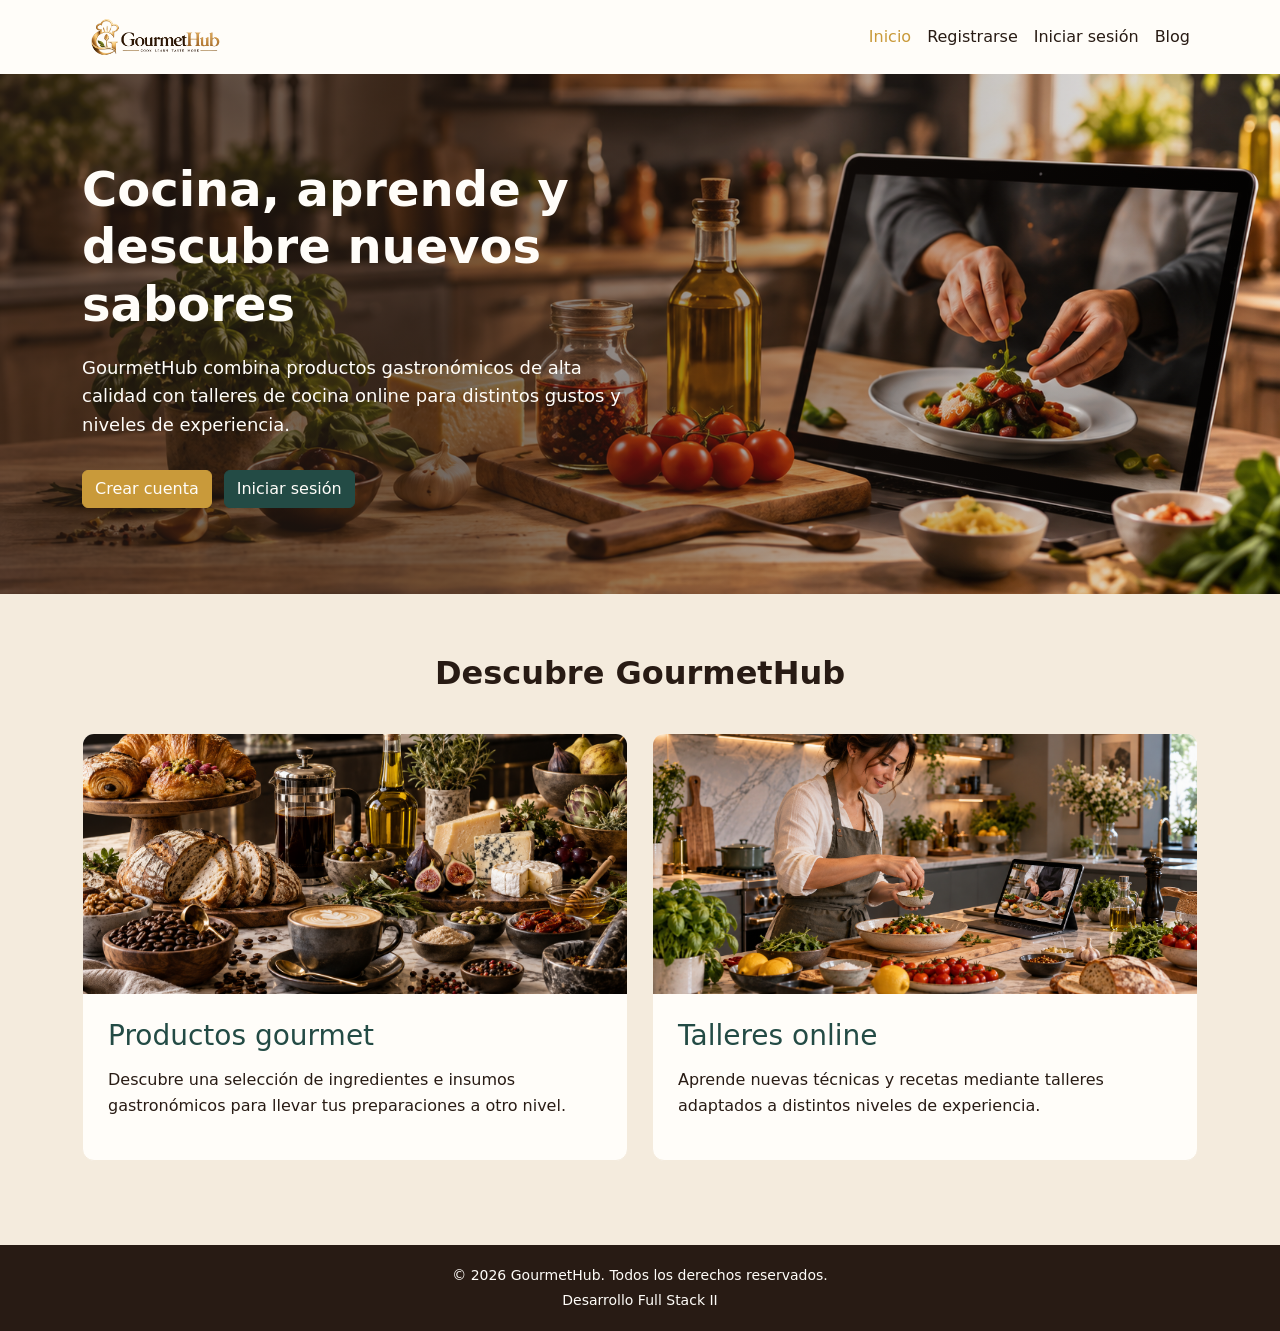
<file: index.html>
<!doctype html>
<html lang="es">
  <head>
    <meta charset="UTF-8" />
    <meta name="viewport" content="width=device-width, initial-scale=1.0" />

    <title>GourmetHub | Inicio</title>

    <link rel="icon" type="image/png" href="assets/img/logo_emblema.png" />

    <link
      href="https://cdn.jsdelivr.net/npm/bootstrap@5.3.8/dist/css/bootstrap.min.css"
      rel="stylesheet"
    />

    <link rel="stylesheet" href="css/style.css" />
  </head>

  <body>
    <header>
      <nav class="navbar navbar-expand-lg navbar-light navbar-gourmet">
        <div class="container">
          <!-- Logo -->
          <a class="navbar-brand" href="index.html">
            <img
              src="assets/img/logo_letras.png"
              alt="Logo GourmetHub"
              class="logo-gourmet"
            />
          </a>

          <!-- Botón para celular -->
          <button
            class="navbar-toggler"
            type="button"
            data-bs-toggle="collapse"
            data-bs-target="#menuPrincipal"
            aria-controls="menuPrincipal"
            aria-expanded="false"
            aria-label="Abrir menú"
          >
            <span class="navbar-toggler-icon"></span>
          </button>

          <!-- Navegación -->
          <div class="collapse navbar-collapse" id="menuPrincipal">
            <ul class="navbar-nav ms-auto">
              <li class="nav-item">
                <a class="nav-link active" href="index.html">Inicio</a>
              </li>

              <li class="nav-item">
                <a class="nav-link" href="registro.html">Registrarse</a>
              </li>

              <li class="nav-item">
                <a class="nav-link" href="login.html">Iniciar sesión</a>
              </li>
              <li class="nav-item">
                <a class="nav-link" href="#">Blog</a>
              </li>
            </ul>
          </div>
        </div>
      </nav>
    </header>

    <main>
      <!-- Sección principal -->
      <section class="seccion-principal">
        <div class="container">
          <div class="row">
            <div class="col-lg-6">
              <div class="contenido-principal">
                <h1>Cocina, aprende y descubre nuevos sabores</h1>

                <p>
                  GourmetHub combina productos gastronómicos de alta calidad con
                  talleres de cocina online para distintos gustos y niveles de
                  experiencia.
                </p>

                <div class="botones-principales">
                  <a href="registro.html" class="btn btn-gourmet">
                    Crear cuenta
                  </a>

                  <a href="login.html" class="btn btn-outline-light">
                    Iniciar sesión
                  </a>
                </div>
              </div>
            </div>
          </div>
        </div>
      </section>

      <!-- Información GourmetHub -->
      <section class="seccion-gourmet">
        <div class="container">
          <h2 class="text-center">Descubre GourmetHub</h2>

          <div class="row align-items-stretch">
            <article class="col-md-6 mb-4">
              <div class="tarjeta-gourmet h-100">
                <!-- Imagen: productos_gourmet.png -->
                <img
                  src="assets/img/productos_gourmet.png"
                  alt="Productos gourmet"
                  class="imagen-tarjeta"
                />

                <div class="contenido-tarjeta">
                  <h3>Productos gourmet</h3>

                  <p>
                    Descubre una selección de ingredientes e insumos
                    gastronómicos para llevar tus preparaciones a otro nivel.
                  </p>
                </div>
              </div>
            </article>

            <article class="col-md-6 mb-4">
              <div class="tarjeta-gourmet h-100">
                <!-- Imagen: cursos_talleres.png -->
                <img
                  src="assets/img/cursos_talleres.png"
                  alt="Talleres de cocina online"
                  class="imagen-tarjeta"
                />

                <div class="contenido-tarjeta">
                  <h3>Talleres online</h3>

                  <p>
                    Aprende nuevas técnicas y recetas mediante talleres
                    adaptados a distintos niveles de experiencia.
                  </p>
                </div>
              </div>
            </article>
          </div>
        </div>
      </section>
    </main>

    <footer class="footer-gourmet">
      <div class="container text-center">
        <p class="mb-1">© 2026 GourmetHub. Todos los derechos reservados.</p>
        <p class="mb-0">Desarrollo Full Stack II</p>
      </div>
    </footer>

    <script src="https://cdn.jsdelivr.net/npm/bootstrap@5.3.8/dist/js/bootstrap.bundle.min.js"></script>
  </body>
</html>
</file>
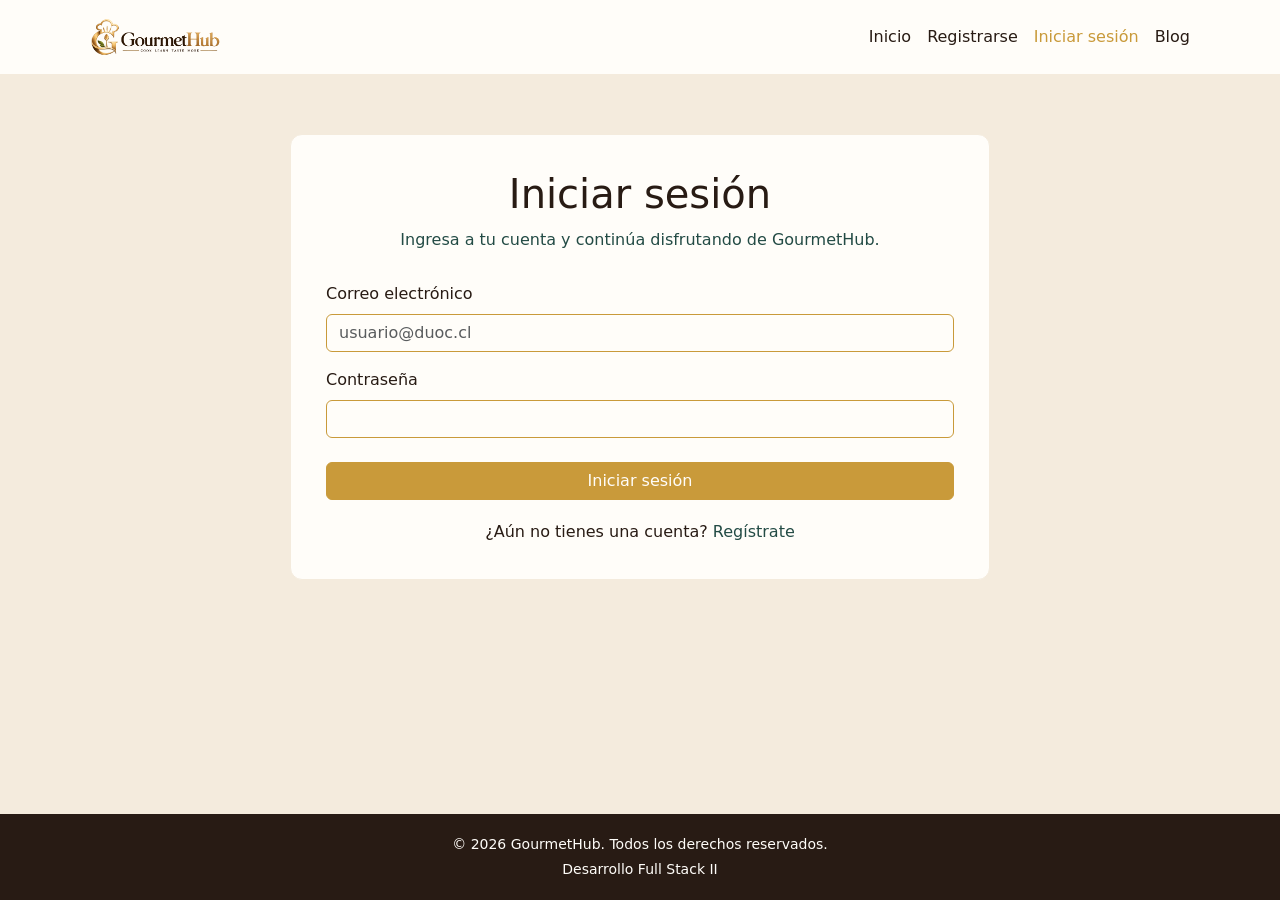
<file: login.html>
<!doctype html>
<html lang="es">
  <head>
    <meta charset="UTF-8" />
    <meta name="viewport" content="width=device-width, initial-scale=1.0" />

    <title>GourmetHub | Iniciar sesión</title>

    <link rel="icon" type="image/png" href="assets/img/logo_emblema.png" />

    <link
      href="https://cdn.jsdelivr.net/npm/bootstrap@5.3.8/dist/css/bootstrap.min.css"
      rel="stylesheet"
    />

    <link rel="stylesheet" href="css/style.css" />
    <script src="js/login.js" defer></script>
  </head>

  <body>
    <header>
      <nav class="navbar navbar-expand-lg navbar-light navbar-gourmet">
        <div class="container">
          <!-- Logo -->
          <a class="navbar-brand" href="index.html">
            <img
              src="assets/img/logo_letras.png"
              alt="Logo GourmetHub"
              class="logo-gourmet"
            />
          </a>

          <!-- Botón para celular -->
          <button
            class="navbar-toggler"
            type="button"
            data-bs-toggle="collapse"
            data-bs-target="#menuPrincipal"
            aria-controls="menuPrincipal"
            aria-expanded="false"
            aria-label="Abrir menú"
          >
            <span class="navbar-toggler-icon"></span>
          </button>

          <!-- Navegación -->
          <div class="collapse navbar-collapse" id="menuPrincipal">
            <ul class="navbar-nav ms-auto">
              <li class="nav-item">
                <a class="nav-link" href="index.html">Inicio</a>
              </li>

              <li class="nav-item">
                <a class="nav-link" href="registro.html">Registrarse</a>
              </li>

              <li class="nav-item">
                <a class="nav-link active" href="login.html">
                  Iniciar sesión
                </a>
              </li>
              <li class="nav-item">
                <a class="nav-link" href="#">Blog</a>
              </li>
            </ul>
          </div>
        </div>
      </nav>
    </header>

    <main class="formulario-principal">
      <section class="seccion-formulario">
        <div class="container">
          <div class="contenedor-formulario">
            <h1>Iniciar sesión</h1>

            <p class="texto-formulario">
              Ingresa a tu cuenta y continúa disfrutando de GourmetHub.
            </p>

            <form id="formularioLogin">
              <!-- Correo electrónico -->
              <div class="mb-3">
                <label for="correoLogin" class="form-label">
                  Correo electrónico
                </label>
                <input
                  type="email"
                  class="form-control"
                  id="correoLogin"
                  name="correoLogin"
                  maxlength="60"
                  autocomplete="email"
                  placeholder="usuario@duoc.cl"
                />
                <p class="mensaje-error" id="errorCorreoLogin"></p>
              </div>

              <!-- Contraseña -->
              <div class="mb-4">
                <label for="contrasenaLogin" class="form-label">
                  Contraseña
                </label>
                <input
                  type="password"
                  class="form-control"
                  id="contrasenaLogin"
                  name="contrasenaLogin"
                  autocomplete="current-password"
                />
                <p class="mensaje-error" id="errorContrasenaLogin"></p>
              </div>

              <!-- Botón -->
              <button type="submit" class="btn btn-gourmet w-100">
                Iniciar sesión
              </button>
            </form>

            <p class="enlace-formulario">
              ¿Aún no tienes una cuenta?
              <a href="registro.html">Regístrate</a>
            </p>
          </div>
        </div>
      </section>
    </main>

    <footer class="footer-gourmet">
      <div class="container text-center">
        <p class="mb-1">© 2026 GourmetHub. Todos los derechos reservados.</p>
        <p class="mb-0">Desarrollo Full Stack II</p>
      </div>
    </footer>

    <script src="https://cdn.jsdelivr.net/npm/bootstrap@5.3.8/dist/js/bootstrap.bundle.min.js"></script>
  </body>
</html>
</file>
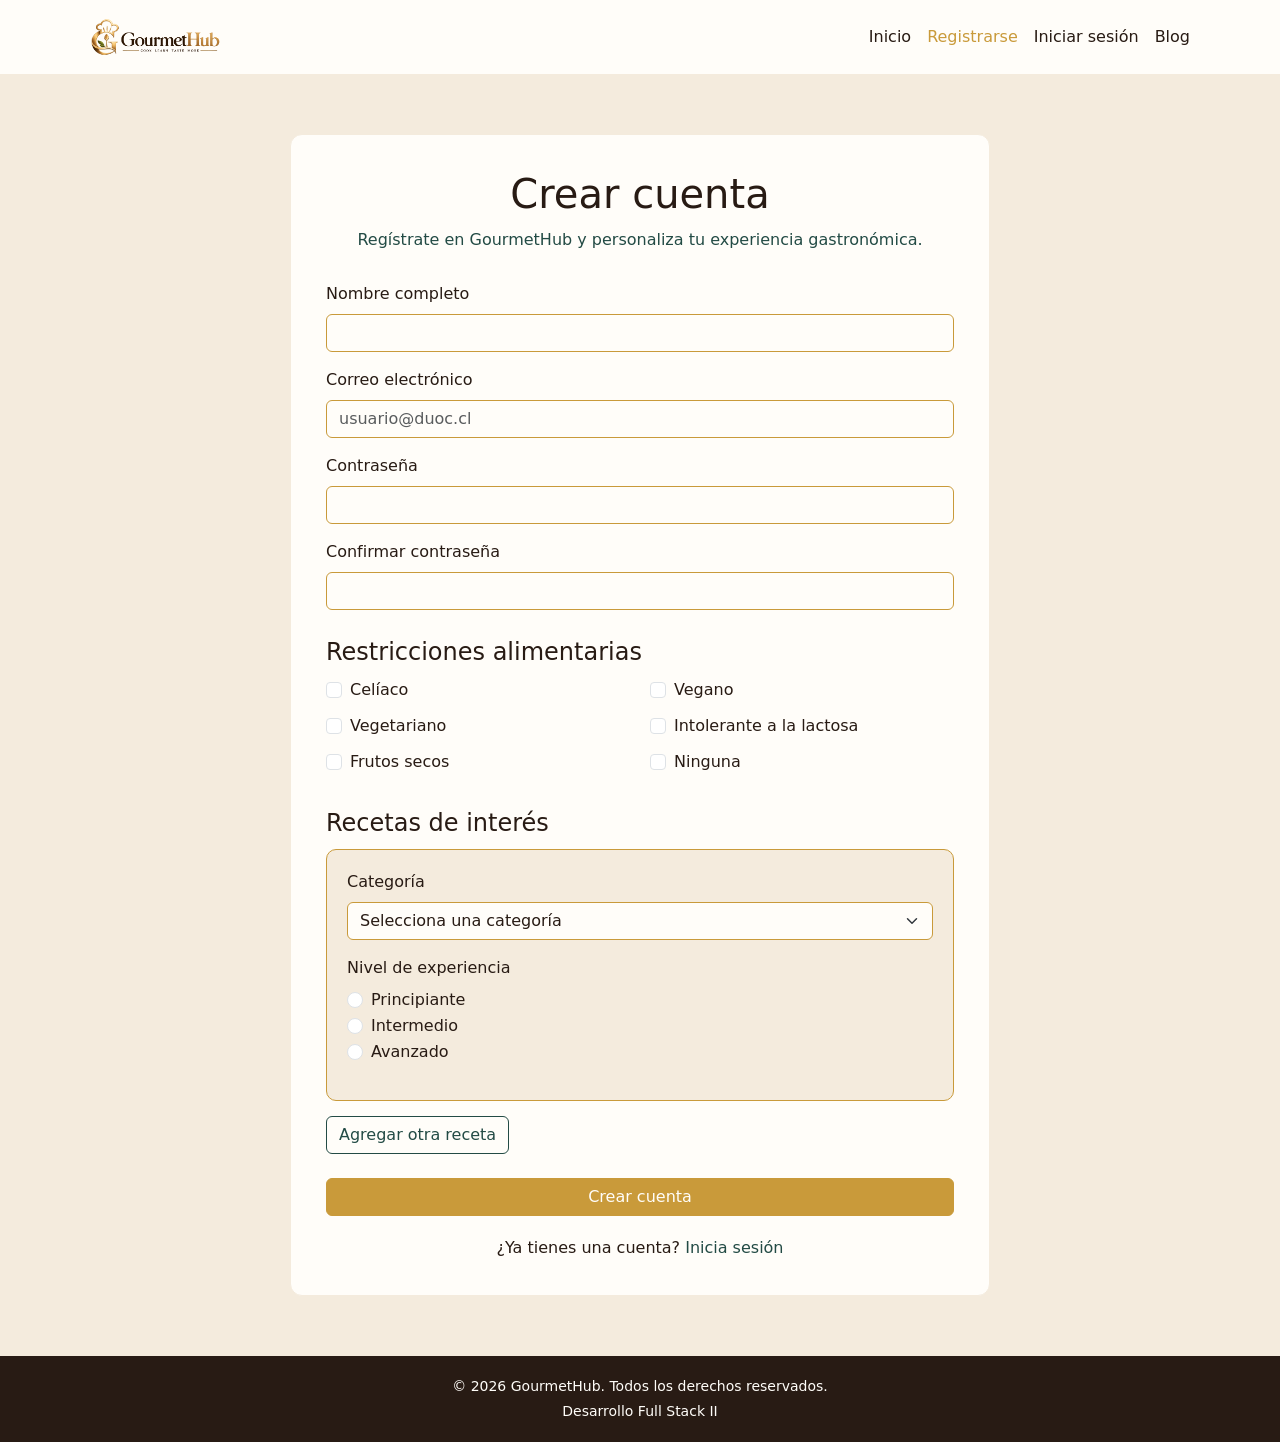
<file: registro.html>
<!doctype html>
<html lang="es">
  <head>
    <meta charset="UTF-8" />
    <meta name="viewport" content="width=device-width, initial-scale=1.0" />

    <title>GourmetHub | Registro</title>

    <link rel="icon" type="image/png" href="assets/img/logo_emblema.png" />

    <link
      href="https://cdn.jsdelivr.net/npm/bootstrap@5.3.8/dist/css/bootstrap.min.css"
      rel="stylesheet"
    />

    <link rel="stylesheet" href="css/style.css" />
    <script src="js/registro.js" defer></script>
  </head>

  <body>
    <header>
      <nav class="navbar navbar-expand-lg navbar-light navbar-gourmet">
        <div class="container">
          <!-- Logo -->
          <a class="navbar-brand" href="index.html">
            <img
              src="assets/img/logo_letras.png"
              alt="Logo GourmetHub"
              class="logo-gourmet"
            />
          </a>

          <!-- Hamburguesa -->
          <button
            class="navbar-toggler"
            type="button"
            data-bs-toggle="collapse"
            data-bs-target="#menuPrincipal"
            aria-controls="menuPrincipal"
            aria-expanded="false"
            aria-label="Abrir menú"
          >
            <span class="navbar-toggler-icon"></span>
          </button>

          <!-- Navegación -->
          <div class="collapse navbar-collapse" id="menuPrincipal">
            <ul class="navbar-nav ms-auto">
              <li class="nav-item">
                <a class="nav-link" href="index.html">Inicio</a>
              </li>

              <li class="nav-item">
                <a class="nav-link active" href="registro.html">Registrarse</a>
              </li>

              <li class="nav-item">
                <a class="nav-link" href="login.html">Iniciar sesión</a>
              </li>
              <li class="nav-item">
                <a class="nav-link" href="#">Blog</a>
              </li>
            </ul>
          </div>
        </div>
      </nav>
    </header>

    <main class="formulario-principal">
      <section class="seccion-formulario">
        <div class="container">
          <div class="contenedor-formulario">
            <h1>Crear cuenta</h1>

            <p class="texto-formulario">
              Regístrate en GourmetHub y personaliza tu experiencia
              gastronómica.
            </p>

            <form id="formularioRegistro">
              <!-- Nombre completo -->
              <div class="mb-3">
                <label for="nombre" class="form-label">Nombre completo</label>
                <input
                  type="text"
                  class="form-control"
                  id="nombre"
                  name="nombre"
                  maxlength="70"
                  autocomplete="name"
                />
                <p class="mensaje-error" id="errorNombre"></p>
              </div>

              <!-- Correo -->
              <div class="mb-3">
                <label for="correo" class="form-label">
                  Correo electrónico
                </label>
                <input
                  type="email"
                  class="form-control"
                  id="correo"
                  name="correo"
                  maxlength="60"
                  autocomplete="email"
                  placeholder="usuario@duoc.cl"
                />
                <p class="mensaje-error" id="errorCorreo"></p>
              </div>

              <!-- Contraseña -->
              <div class="mb-3">
                <label for="contrasena" class="form-label">Contraseña</label>
                <input
                  type="password"
                  class="form-control"
                  id="contrasena"
                  name="contrasena"
                  autocomplete="new-password"
                />
                <p class="mensaje-error" id="errorContrasena"></p>
              </div>

              <!-- Confirmar contraseña -->
              <div class="mb-4">
                <label for="confirmarContrasena" class="form-label">
                  Confirmar contraseña
                </label>
                <input
                  type="password"
                  class="form-control"
                  id="confirmarContrasena"
                  name="confirmarContrasena"
                  autocomplete="new-password"
                />
                <p class="mensaje-error" id="errorConfirmarContrasena"></p>
              </div>

              <!-- Restricciones alimentarias -->
              <fieldset class="mb-4">
                <legend class="form-label">Restricciones alimentarias</legend>

                <div class="restricciones-registro">
                  <div class="form-check">
                    <input
                      class="form-check-input restriccion"
                      type="checkbox"
                      value="Celiaco"
                      id="celiaco"
                    />
                    <label class="form-check-label" for="celiaco">
                      Celíaco
                    </label>
                  </div>

                  <div class="form-check">
                    <input
                      class="form-check-input restriccion"
                      type="checkbox"
                      value="Vegano"
                      id="vegano"
                    />
                    <label class="form-check-label" for="vegano">
                      Vegano
                    </label>
                  </div>

                  <div class="form-check">
                    <input
                      class="form-check-input restriccion"
                      type="checkbox"
                      value="Vegetariano"
                      id="vegetariano"
                    />
                    <label class="form-check-label" for="vegetariano">
                      Vegetariano
                    </label>
                  </div>

                  <div class="form-check">
                    <input
                      class="form-check-input restriccion"
                      type="checkbox"
                      value="Intolerante a la Lactosa"
                      id="lactosa"
                    />
                    <label class="form-check-label" for="lactosa">
                      Intolerante a la lactosa
                    </label>
                  </div>

                  <div class="form-check">
                    <input
                      class="form-check-input restriccion"
                      type="checkbox"
                      value="Frutos Secos"
                      id="frutosSecos"
                    />
                    <label class="form-check-label" for="frutosSecos">
                      Frutos secos
                    </label>
                  </div>

                  <div class="form-check">
                    <input
                      class="form-check-input restriccion"
                      type="checkbox"
                      value="Ninguna"
                      id="ninguna"
                    />
                    <label class="form-check-label" for="ninguna">
                      Ninguna
                    </label>
                  </div>
                </div>

                <p class="mensaje-error" id="errorRestricciones"></p>
              </fieldset>

              <!-- Recetas de interés -->
              <fieldset class="mb-4">
                <legend class="form-label">Recetas de interés</legend>

                <div id="contenedorRecetas">
                  <!-- Primera receta -->
                  <div class="receta-interes">
                    <div class="mb-3">
                      <label for="categoria1" class="form-label">
                        Categoría
                      </label>
                      <select
                        class="form-select categoria-receta"
                        id="categoria1"
                        name="categoria1"
                      >
                        <option value="">Selecciona una categoría</option>
                        <option value="Pasteleria">Pastelería</option>
                        <option value="Cocina Italiana">Cocina Italiana</option>
                        <option value="Reposteria">Repostería</option>
                        <option value="Cocina Oriental">Cocina Oriental</option>
                        <option value="Barismo">Barismo</option>
                      </select>
                    </div>

                    <div class="mb-3">
                      <p class="form-label">Nivel de experiencia</p>

                      <div class="form-check">
                        <input
                          class="form-check-input nivel-receta"
                          type="radio"
                          name="nivel1"
                          value="Principiante"
                          id="principiante1"
                        />
                        <label class="form-check-label" for="principiante1">
                          Principiante
                        </label>
                      </div>

                      <div class="form-check">
                        <input
                          class="form-check-input nivel-receta"
                          type="radio"
                          name="nivel1"
                          value="Intermedio"
                          id="intermedio1"
                        />
                        <label class="form-check-label" for="intermedio1">
                          Intermedio
                        </label>
                      </div>

                      <div class="form-check">
                        <input
                          class="form-check-input nivel-receta"
                          type="radio"
                          name="nivel1"
                          value="Avanzado"
                          id="avanzado1"
                        />
                        <label class="form-check-label" for="avanzado1">
                          Avanzado
                        </label>
                      </div>
                    </div>
                  </div>
                </div>

                <p class="mensaje-error" id="errorRecetas"></p>

                <button
                  type="button"
                  class="btn btn-outline-gourmet"
                  id="agregarReceta"
                >
                  Agregar otra receta
                </button>
              </fieldset>

              <!-- Botón -->
              <button type="submit" class="btn btn-gourmet w-100">
                Crear cuenta
              </button>
            </form>

            <p class="enlace-formulario">
              ¿Ya tienes una cuenta?
              <a href="login.html">Inicia sesión</a>
            </p>
          </div>
        </div>
      </section>
    </main>

    <footer class="footer-gourmet">
      <div class="container text-center">
        <p class="mb-1">© 2026 GourmetHub. Todos los derechos reservados.</p>
        <p class="mb-0">Desarrollo Full Stack II</p>
      </div>
    </footer>

    <script src="https://cdn.jsdelivr.net/npm/bootstrap@5.3.8/dist/js/bootstrap.bundle.min.js"></script>
  </body>
</html>
</file>
<file: css/style.css>
/* GENERAL */
body {
  min-height: 100vh;
  display: flex;
  flex-direction: column;
  background-color: #f4ebdd;
  color: #281b14;
}

/* NAVBAR */
.navbar-gourmet {
  background-color: #fffdf9;
}

.logo-gourmet {
  width: 145px;
  height: auto;
}

.navbar-gourmet .nav-link {
  color: #281b14;
  font-weight: 500;
}

.navbar-gourmet .nav-link:hover {
  color: #c99a3a;
}

.navbar-gourmet .nav-link.active {
  color: #c99a3a;
}

/* SECCIÓN PRINCIPAL */
.seccion-principal {
  background:
    linear-gradient(
      /* el degradado va de izquierda a derecha*/ 90deg,
      rgba(40, 27, 20, 0.65) 0%,
      rgba(40, 27, 20, 0.65) 35%,
      rgba(40, 27, 20, 0.3) 70%,
      rgba(40, 27, 20, 0.05) 100% /* casi transparente al lado derecho */
    ),
    url("../assets/img/Banner1.png");
  background-size: cover;
  background-position: center;
  background-repeat: no-repeat;
  min-height: 520px;
  display: flex;
  align-items: center;
  color: #fffdf9;
  padding: 70px 0;
}

.contenido-principal {
  max-width: 600px;
  text-align: left;
}

.contenido-principal h1 {
  font-size: 48px;
  font-weight: bold;
  margin-bottom: 20px;
  color: #fffdf9;
}

.contenido-principal p {
  font-size: 18px;
  line-height: 1.6;
  color: #fffdf9;
  margin-bottom: 30px;
}

/* Botones principales */
.botones-principales {
  display: flex;
  gap: 12px;
  flex-wrap: wrap;
  justify-content: flex-start;
}

.btn-gourmet {
  background-color: #c99a3a;
  color: #fffdf9;
  border: 1px solid #c99a3a;
}

.btn-gourmet:hover {
  background-color: #281b14;
  color: #fffdf9;
  border-color: #281b14;
}

.botones-principales .btn-outline-light {
  background-color: #234b45;
  color: #fffdf9;
  border: 1px solid #234b45;
}

.botones-principales .btn-outline-light:hover {
  background-color: #281b14;
  color: #fffdf9;
  border-color: #281b14;
}

/* SECCIÓN GOURMET */
.seccion-gourmet {
  padding: 60px 0;
  background-color: #f4ebdd;
}

.seccion-gourmet h2 {
  margin-bottom: 40px;
  color: #281b14;
  font-weight: bold;
}

/* Tarjetas */
.tarjeta-gourmet {
  background-color: #fffdf9;
  border: 1px solid #f4ebdd;
  border-radius: 12px;
  overflow: hidden;
}

.imagen-tarjeta {
  width: 100%;
  height: 260px;
  object-fit: cover;
}

.contenido-tarjeta {
  padding: 25px;
}

.contenido-tarjeta h3 {
  color: #234b45;
  margin-bottom: 15px;
}

.contenido-tarjeta p {
  color: #281b14;
  line-height: 1.6;
}

/* ----------------------------- */
/* FORMULARIO REGISTRO */
.formulario-principal {
  flex: 1;
  background-color: #f4ebdd;
  padding: 60px 0;
}

.seccion-formulario {
  width: 100%;
}

.contenedor-formulario {
  max-width: 700px;
  margin: 0 auto;
  background-color: #fffdf9;
  padding: 35px;
  border: 1px solid #f4ebdd;
  border-radius: 12px;
}

.contenedor-formulario h1 {
  text-align: center;
  color: #281b14;
  margin-bottom: 10px;
}

.texto-formulario {
  text-align: center;
  color: #234b45;
  margin-bottom: 30px;
}

/* CAMPOS */
.contenedor-formulario .form-label {
  color: #281b14;
  font-weight: 500;
}

.contenedor-formulario .form-control,
.contenedor-formulario .form-select {
  background-color: #fffdf9;
  color: #281b14;
  border: 1px solid #c99a3a;
}

.contenedor-formulario .form-control:focus,
.contenedor-formulario .form-select:focus {
  border-color: #c99a3a;
  box-shadow: 0 0 0 3px rgba(201, 154, 58, 0.2);
}

/* RESTRICCIONES */
.restricciones-registro {
  display: grid;
  grid-template-columns: repeat(2, 1fr);
  gap: 10px 20px;
}

.form-check-label {
  color: #281b14;
}

.form-check-input:checked {
  background-color: #234b45;
  border-color: #234b45;
}

/* RECETAS DE INTERES */
.receta-interes {
  background-color: #f4ebdd;
  border: 1px solid #c99a3a;
  border-radius: 10px;
  padding: 20px;
  margin-bottom: 15px;
}

.btn-outline-gourmet {
  color: #234b45;
  border: 1px solid #234b45;
  background-color: transparent;
}

.btn-outline-gourmet:hover {
  background-color: #234b45;
  color: #fffdf9;
  border-color: #234b45;
}

/* MENSAJES */
.mensaje-error {
  color: #c0392b;
  font-size: 14px;
  margin-top: 5px;
  margin-bottom: 0;
}

/* ENLACE LOGIN */
.enlace-formulario {
  text-align: center;
  color: #281b14;
  margin-top: 20px;
  margin-bottom: 0;
}

.enlace-formulario a {
  color: #234b45;
  text-decoration: none;
  font-weight: 500;
}

.enlace-formulario a:hover {
  color: #c99a3a;
  text-decoration: underline;
}

/* FOOTER */
.footer-gourmet {
  background-color: #281b14;
  color: #fffdf9;
  padding: 20px 0;
  margin-top: auto;
  font-size: 14px;
}

/* Para tablet y celular */
@media (max-width: 991px) {
  .seccion-principal {
    min-height: 480px;
    background-position: center;
  }

  .contenido-principal {
    max-width: 600px;
  }
}

/* Para celular */
@media (max-width: 576px) {
  .seccion-principal {
    min-height: 450px;
    padding: 50px 20px;
    background-position: 65% center;
  }

  .contenido-principal {
    max-width: 100%;
    text-align: center;
  }

  .contenido-principal h1 {
    font-size: 34px;
  }

  .contenido-principal p {
    font-size: 16px;
  }

  .botones-principales {
    justify-content: center;
  }

  .imagen-tarjeta {
    height: 210px;
  }

  .logo-gourmet {
    width: 110px;
  }

  /* FORMULARIO REGISTRO */
  .formulario-principal {
    padding: 30px 12px;
  }

  .contenedor-formulario {
    padding: 25px 20px;
  }

  .restricciones-registro {
    grid-template-columns: 1fr;
  }
}
</file>
